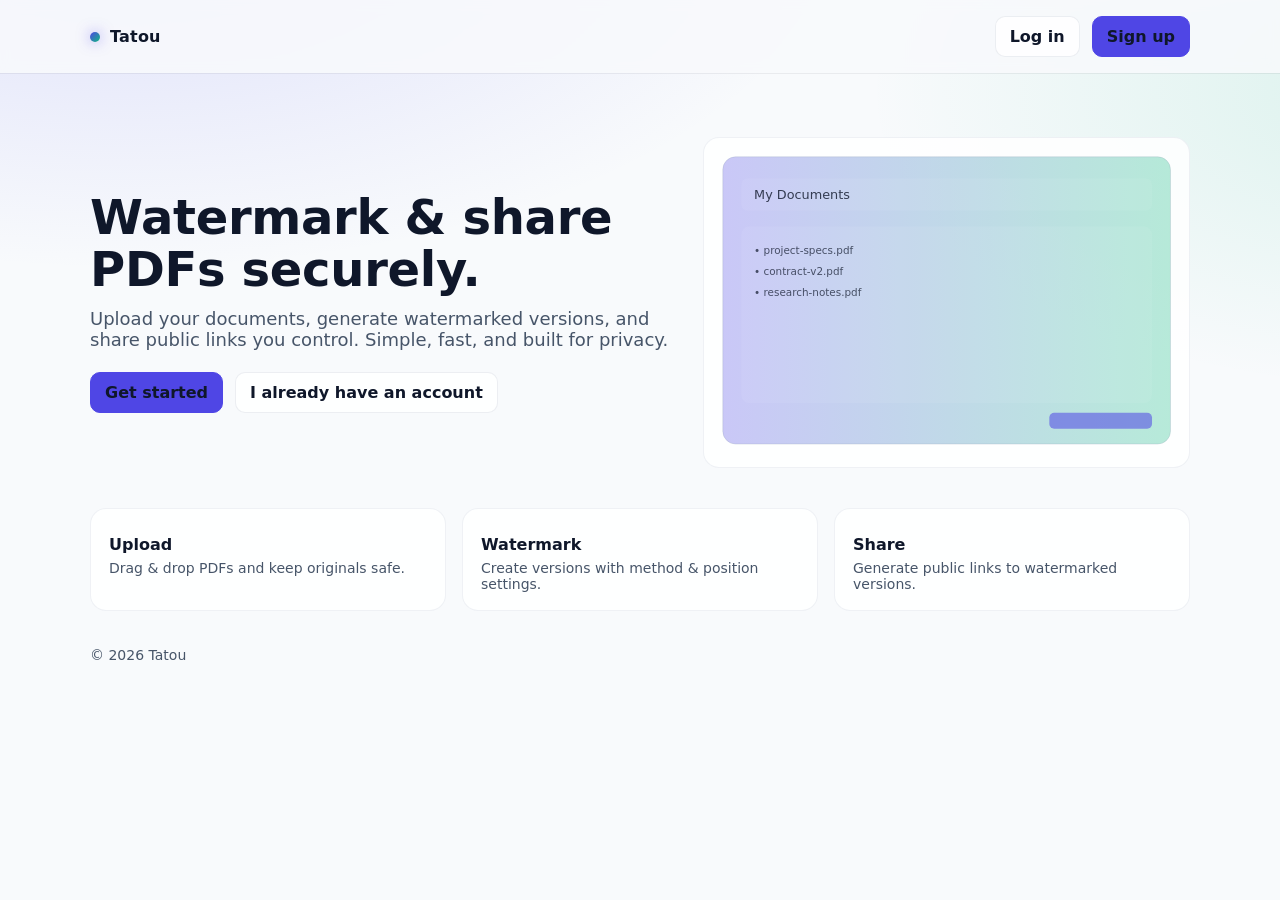
<file: server/src/static/index.html>
<!doctype html>
<html lang="en">
<head>
  <meta charset="utf-8" />
  <meta name="viewport" content="width=device-width, initial-scale=1" />
  <title>Tatou • Watermark & Share PDFs</title>
  <meta name="description" content="Upload PDFs, create watermarked versions, and share secure public links." />
  <link rel="stylesheet" href="style.css">
</head>
<body>
  <header>
    <div class="container nav">
      <a href="#" class="brand" aria-label="Tatou Home">
        <span class="brand__dot" aria-hidden="true"></span>
        <span>Tatou</span>
      </a>
      <nav class="nav__links" aria-label="Primary">
        <a class="btn" href="login.html">Log in</a>
        <a class="btn btn--primary" href="signup.html">Sign up</a>
      </nav>
    </div>
  </header>

  <main class="container">
    <section class="hero">
      <div>
        <h1>Watermark & share PDFs securely.</h1>
        <p>Upload your documents, generate watermarked versions, and share public links you control. Simple, fast, and built for privacy.</p>
        <div class="hero__cta">
          <a class="btn btn--primary" href="signup.html">Get started</a>
          <a class="btn" href="login.html">I already have an account</a>
        </div>
      </div>
      <div class="card" role="img" aria-label="App preview illustration">
        <svg viewBox="0 0 560 360" width="100%" height="auto" xmlns="http://www.w3.org/2000/svg">
          <defs>
            <linearGradient id="g" x1="0" x2="1">
              <stop offset="0%" stop-color="#4f46e5" stop-opacity=".3"/>
              <stop offset="100%" stop-color="#10b981" stop-opacity=".3"/>
            </linearGradient>
          </defs>
          <rect x="1" y="1" width="558" height="358" rx="16" fill="url(#g)" stroke="rgba(148,163,184,.35)" />
          <rect x="24" y="28" width="512" height="40" rx="8" fill="rgba(255,255,255,.06)" />
          <rect x="24" y="88" width="512" height="220" rx="10" fill="rgba(255,255,255,.06)" />
          <text x="40" y="54" font-size="16" fill="currentColor" opacity=".8">My Documents</text>
          <text x="40" y="122" font-size="13" fill="currentColor" opacity=".7">• project-specs.pdf</text>
          <text x="40" y="148" font-size="13" fill="currentColor" opacity=".7">• contract-v2.pdf</text>
          <text x="40" y="174" font-size="13" fill="currentColor" opacity=".7">• research-notes.pdf</text>
          <rect x="408" y="320" width="128" height="20" rx="6" fill="rgba(79,70,229,.55)" />
        </svg>
      </div>
    </section>

    <section class="features">
      <div class="feature card">
        <h3>Upload</h3>
        <p>Drag & drop PDFs and keep originals safe.</p>
      </div>
      <div class="feature card">
        <h3>Watermark</h3>
        <p>Create versions with method & position settings.</p>
      </div>
      <div class="feature card">
        <h3>Share</h3>
        <p>Generate public links to watermarked versions.</p>
      </div>
    </section>
  </main>

  <footer class="container">
    <span>© <span id="y"></span> Tatou</span>
  </footer>

  <script>
    // Set year; keep JS minimal.
    document.getElementById('y').textContent = new Date().getFullYear();
  </script>
</body>
</html>
</file>
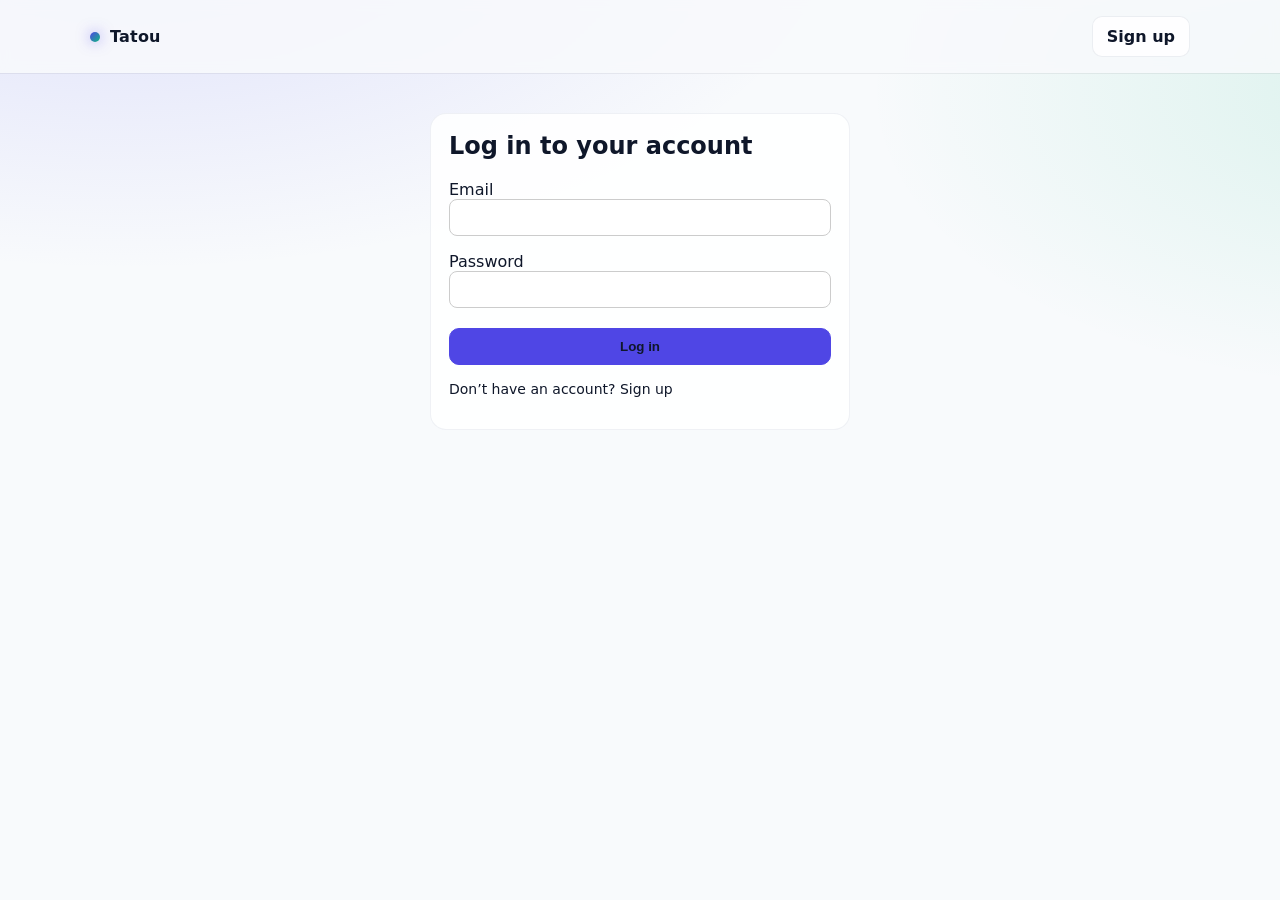
<file: server/src/static/documents.html>
<!doctype html>
<html lang="en">
<head>
  <meta charset="utf-8" />
  <meta name="viewport" content="width=device-width, initial-scale=1" />
  <title>My Documents • Tatou</title>
  <link rel="stylesheet" href="style.css">
</head>
<body>
  <header>
    <div class="container nav">
      <a href="index.html" class="brand">
        <span class="brand__dot"></span>
        <span>Tatou</span>
      </a>
      <nav class="nav__links">
        <button id="logoutBtn" class="btn" type="button">Log out</button>
      </nav>
    </div>
  </header>

  <main class="container" style="padding-bottom:40px;">
    <section class="card" style="margin:20px 0;">
      <h1 style="margin:0 0 12px;">My documents</h1>
      <div style="display:flex;gap:12px;align-items:center;flex-wrap:wrap;">
        <form id="uploadForm" enctype="multipart/form-data" style="display:flex;gap:10px;align-items:center;flex-wrap:wrap;">
          <input type="file" id="file" name="file" accept="application/pdf" required>
          <input type="text" id="name" name="name" placeholder="Document name" required>
          <button class="btn btn--primary" type="submit">Upload PDF</button>
        </form>
        <span id="status" class="muted"></span>
      </div>
    </section>

    <section class="card">
      <div style="display:flex;justify-content:space-between;align-items:center;">
        <h2 style="margin:0 0 8px;">Documents</h2>
        <button class="btn" id="refreshBtn" type="button">Refresh</button>
      </div>
      <div class="table-wrap">
        <table class="table" id="docsTable" aria-label="Your documents">
          <thead>
            <tr>
              <th style="width:80px;">ID</th>
              <th>Name</th>
              <th>Created</th>
              <th>Size</th>
              <th>SHA-256</th>
              <th>Actions</th>
            </tr>
          </thead>
          <tbody id="docsBody">
            <tr><td colspan="6" class="muted">Loading…</td></tr>
          </tbody>
        </table>
      </div>
    </section>

    <div id="modal" class="modal" hidden>
      <div class="modal__card card" role="dialog" aria-modal="true" aria-labelledby="modalTitle">
        <div style="display:flex;justify-content:space-between;align-items:center;gap:8px;">
          <h3 id="modalTitle" style="margin:0;">Details</h3>
          <button class="btn" id="modalClose" type="button">Close</button>
        </div>
        <div id="modalContent" style="margin-top:10px;"></div>
      </div>
    </div>
  </main>

  <script>
    const token = localStorage.getItem('authToken');
    if (!token) window.location.href = 'login.html';

    function apiFetch(path, options = {}) {
      const headers = new Headers(options.headers || {});
      headers.set('Authorization', 'Bearer ' + token);
      return fetch(path, { ...options, headers });
    }
    function apiFetchJSON(path, method, obj){
      return apiFetch(path, {
        method: method,
        headers: { 'Content-Type': 'application/json' },
        body: JSON.stringify(obj)
      });
    }

    let methodsCache = null;
    async function loadMethods(){
      if (methodsCache) return methodsCache;
      const r = await apiFetch('/api/get-watermarking-methods');
      if (!r.ok) throw new Error('Failed to fetch methods');
      const data = await r.json();
      methodsCache = (data.methods || []).map(m => ({ name: m.name, description: m.description }));
      return methodsCache;
    }

    const docsBody = document.getElementById('docsBody');
    const statusEl = document.getElementById('status');
    const modal = document.getElementById('modal');
    const modalContent = document.getElementById('modalContent');
    const modalTitle = document.getElementById('modalTitle');
    document.getElementById('modalClose').onclick = () => modal.hidden = true;

    function humanSize(bytes){
      const units = ['B','KB','MB','GB'];
      let i=0, n=Number(bytes)||0; while(n>=1024 && i<units.length-1){n/=1024; i++;}
      return n.toFixed(n<10 && i>0 ? 1 : 0)+' '+units[i];
    }
    function escapeHtml(str){
      return String(str ?? '').replace(/[&<>"']/g, s => ({'&':'&amp;','<':'&lt;','>':'&gt;','"':'&quot;','\'':'&#39;'}[s]));
    }
    function openModal(title, html){
      const main = document.querySelector('main');
      if (modal.parentElement !== main) main.appendChild(modal);
      modalTitle.textContent = title;
      modalContent.innerHTML = html;
      modal.hidden = false;
    }

    async function loadDocuments(){
      docsBody.innerHTML = '<tr><td colspan="6" class="muted">Loading…</td></tr>';
      try {
        const resp = await apiFetch('/api/list-documents');
        if (!resp.ok) throw new Error('HTTP '+resp.status);
        const data = await resp.json();
        const rows = (data.documents || []).map(doc => {
          const created = doc.creation ? new Date(doc.creation).toLocaleString() : '';
          return `<tr>
            <td>${doc.id}</td>
            <td>${escapeHtml(doc.name)}</td>
            <td>${created}</td>
            <td>${humanSize(doc.size)}</td>
            <td class="mono" title="${doc.sha256}">${doc.sha256?.slice(0,10)}…</td>
            <td>
              <div class="row-actions">
                <button class="btn" data-action="view" data-id="${doc.id}">View</button>
                <button class="btn" data-action="versions" data-id="${doc.id}">Versions</button>
                <button class="btn" data-action="watermark" data-id="${doc.id}">Watermark</button>
                <button class="btn" data-action="readwm" data-id="${doc.id}">Read watermark</button>
                <button class="btn" data-action="delete" data-id="${doc.id}">Delete</button>
              </div>
            </td>
          </tr>`
        }).join('');
        docsBody.innerHTML = rows || '<tr><td colspan="6" class="muted">No documents yet. Upload one above.</td></tr>';
      } catch (e) {
        docsBody.innerHTML = `<tr><td colspan="6" class="error">Failed to load: ${escapeHtml(e.message)}</td></tr>`;
      }
    }

    document.getElementById('uploadForm').addEventListener('submit', async (e) => {
      e.preventDefault();
      statusEl.textContent = 'Uploading…';
      const fd = new FormData(e.currentTarget);
      try {
        const resp = await apiFetch('/api/upload-document', { method: 'POST', body: fd });
        if (!resp.ok) {
          const err = await resp.json().catch(()=>({}));
          throw new Error(err.message || resp.statusText);
        }
        statusEl.textContent = 'Uploaded successfully';
        e.currentTarget.reset();
        await loadDocuments();
      } catch (err) {
        statusEl.textContent = 'Upload failed: ' + err.message;
      } finally {
        setTimeout(()=> statusEl.textContent = '', 3000);
      }
    });

    document.getElementById('docsTable').addEventListener('click', async (e) => {
      const btn = e.target.closest('button[data-action]');
      if (!btn) return;
      const id = btn.getAttribute('data-id');
      const action = btn.getAttribute('data-action');
      try {
        if (action === 'delete') {
          if (!confirm('Delete document #' + id + '?')) return;
          const resp = await apiFetch('/api/delete-document/' + id, { method: 'DELETE' });
          if (!resp.ok) throw new Error('HTTP ' + resp.status);
          await loadDocuments();
        }
        if (action === 'view') {
          const r = await apiFetch('/api/get-document/' + id);
          if (!r.ok) throw new Error('HTTP ' + r.status);
          const blob = await r.blob();
          const url = URL.createObjectURL(blob);
          window.open(url, '_blank');
          setTimeout(()=> URL.revokeObjectURL(url), 60_000);
        }
        if (action === 'versions') {
          const r = await apiFetch('/api/list-versions/' + id);
          if (!r.ok) throw new Error('HTTP ' + r.status);
          const data = await r.json();
          const list = (data.versions||[]).map(v => `
            <li class="list-row">
              <div>
                <div><strong>Link:</strong> <a href="api/get-version/${escapeHtml(v.link)}">${escapeHtml(v.link)}</a></div>
                <div class="muted small">Method: ${escapeHtml(v.method || '')} • Intended for: ${escapeHtml(v.intended_for || '')}</div>
              </div>
              <div class="row-actions">
                <button class="btn" data-open-version="${v.link}">Open</button>
              </div>
            </li>`).join('');
          openModal('Watermarked versions for #' + id, `<ul class="list">${list || '<li class=muted>No versions yet.</li>'}</ul>`);
        }
        if (action === 'watermark') {
          openCreateWatermarkForm(id);
        }
        if (action === 'readwm') {
          openReadWatermarkForm(id);
        }
      } catch (err) {
        alert('Action failed: ' + err.message);
      }
    });

    async function openCreateWatermarkForm(documentId){
      const methods = await loadMethods();
      const options = methods.map(m => `<option value="${escapeHtml(m.name)}">${escapeHtml(m.name)} — ${escapeHtml(m.description||'')}</option>`).join('');
      openModal('Create watermark for #' + documentId, `
        <form id="createWmForm" class="form-vertical">
          <label>Method<select name="method" required><option value="" disabled selected>Select a method</option>${options}</select></label>
          <label>Position<input name="position" placeholder="Position"></label>
          <label>Key<input name="key" placeholder="Reader key" required></label>
          <label>Secret<input name="secret" placeholder="Secret embedded in WM" required></label>
          <label>Intended for<input name="intended_for" placeholder="Recipient or purpose"></label>
          <div class="row-actions">
            <button class="btn" type="button" id="cancelCreate">Cancel</button>
            <button class="btn btn--primary" type="submit">Create</button>
          </div>
        </form>
      `);
      document.getElementById('cancelCreate').onclick = () => { modal.hidden = true; };
      document.getElementById('createWmForm').addEventListener('submit', async (e) => {
        e.preventDefault();
        const fd = new FormData(e.currentTarget);
        const payload = Object.fromEntries(fd.entries());
        try {
          const r = await apiFetchJSON(`/api/create-watermark/${documentId}`, 'POST', payload);
          if (!r.ok) throw new Error('HTTP ' + r.status);
          const data = await r.json();
          openModal('Watermark created', `<p>Version created for document <strong>#${data.documentid}</strong>.</p>
            <p><strong>Link:</strong> <code class="mono">${escapeHtml(data.link)}</code></p>
            <div class="row-actions"><button class="btn" data-open-version="${data.link}">Open version</button></div>`);
        } catch(err){
          alert('Create failed: ' + err.message);
        }
      });
    }

    async function openReadWatermarkForm(documentId){
      const methods = await loadMethods();
      const options = methods.map(m => `<option value="${escapeHtml(m.name)}">${escapeHtml(m.name)} — ${escapeHtml(m.description||'')}</option>`).join('');
      openModal('Read watermark for #' + documentId, `
        <form id="readWmForm" class="form-vertical">
          <label>Method<select name="method" required><option value="" disabled selected>Select a method</option>${options}</select></label>
          <label>Position<input name="position" placeholder="Position"></label>
          <label>Key<input name="key" placeholder="Reader key" required></label>
          <div class="row-actions">
            <button class="btn" type="button" id="cancelRead">Cancel</button>
            <button class="btn btn--primary" type="submit">Read</button>
          </div>
        </form>
      `);
      document.getElementById('cancelRead').onclick = () => { modal.hidden = true; };
      document.getElementById('readWmForm').addEventListener('submit', async (e) => {
        e.preventDefault();
        const fd = new FormData(e.currentTarget);
        const payload = Object.fromEntries(fd.entries());
        try {
          const r = await apiFetchJSON(`/api/read-watermark/${documentId}`, 'POST', payload);
          if (!r.ok) throw new Error('HTTP ' + r.status);
          const data = await r.json();
          openModal('Watermark data', `<pre class="pre">${escapeHtml(JSON.stringify(data, null, 2))}</pre>`);
        } catch(err){
          alert('Read failed: ' + err.message);
        }
      });
    }

    modal.addEventListener('click', async (e) => {
      const btn = e.target.closest('button[data-open-version]');
      if (!btn) return;
      const link = btn.getAttribute('data-open-version');
      try {
        const r = await apiFetch('/api/get-version/' + encodeURIComponent(link));
        if (!r.ok) throw new Error('HTTP ' + r.status);
        const blob = await r.blob();
        const url = URL.createObjectURL(blob);
        window.open(url, '_blank');
        setTimeout(()=> URL.revokeObjectURL(url), 60_000);
      } catch (err) {
        alert('Open failed: ' + err.message);
      }
    });

    document.getElementById('refreshBtn').onclick = loadDocuments;
    document.getElementById('logoutBtn').onclick = () => { localStorage.removeItem('authToken'); window.location.href = 'login.html'; };

    loadDocuments();
  </script>
</body>
</html>
</file>
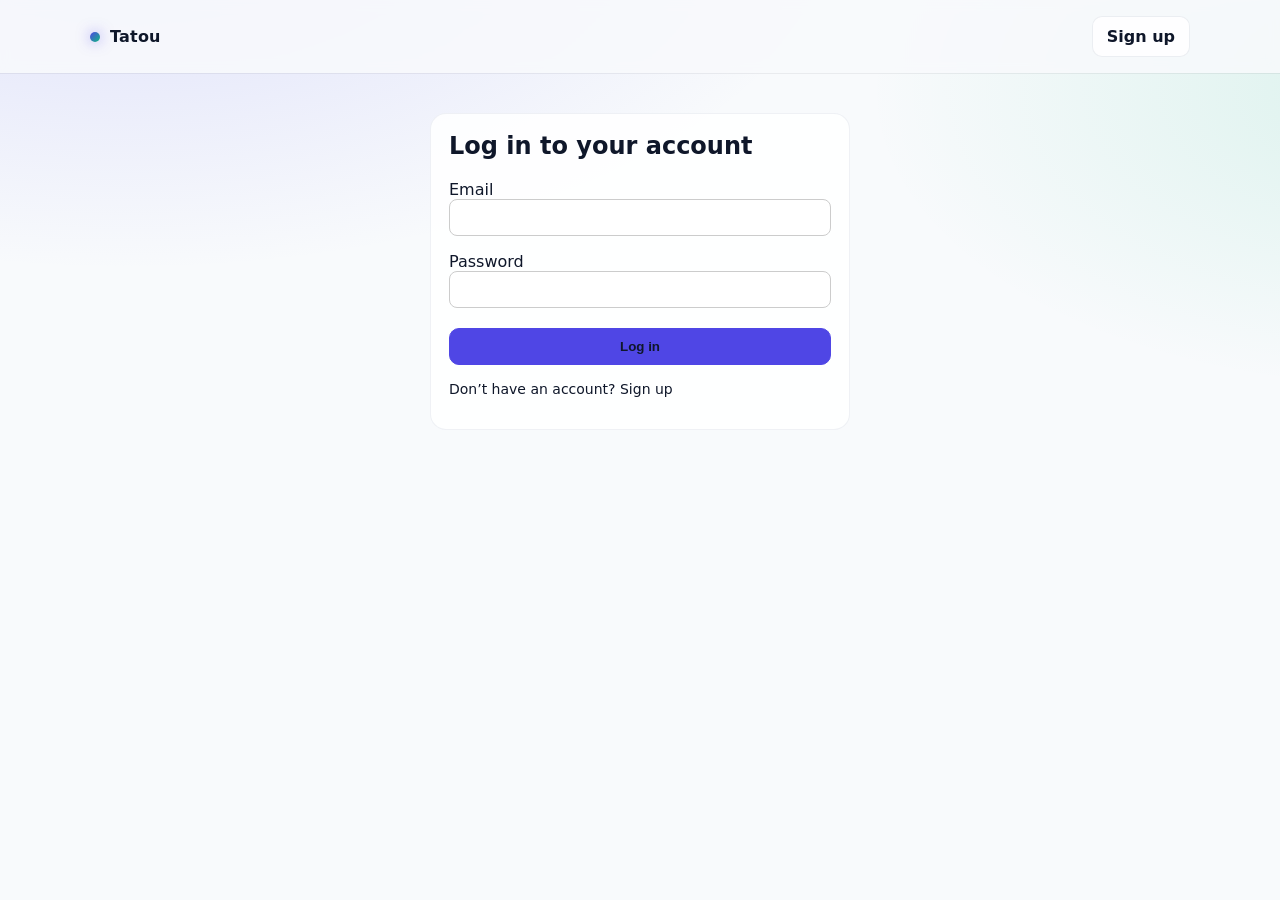
<file: server/src/static/login.html>
<!doctype html>
<html lang="en">
<head>
  <meta charset="utf-8" />
  <meta name="viewport" content="width=device-width, initial-scale=1" />
  <title>Login • Tatou</title>
  <link rel="stylesheet" href="style.css">
</head>
<body>
  <header>
    <div class="container nav">
      <a href="index.html" class="brand">
        <span class="brand__dot"></span>
        <span>Tatou</span>
      </a>
      <nav class="nav__links">
        <a class="btn" href="signup.html">Sign up</a>
      </nav>
    </div>
  </header>

  <main class="container">
    <section class="card" style="max-width:420px;margin:40px auto;">
      <h1 style="margin-top:0;">Log in to your account</h1>
      <form id="loginForm" method="post">
        <div style="margin-bottom:16px;">
          <label for="email">Email</label><br>
          <input type="email" id="email" name="email" required style="width:100%;padding:10px;border-radius:8px;border:1px solid #ccc;">
        </div>
        <div style="margin-bottom:20px;">
          <label for="password">Password</label><br>
          <input type="password" id="password" name="password" required style="width:100%;padding:10px;border-radius:8px;border:1px solid #ccc;">
        </div>
        <button class="btn btn--primary" type="submit" style="width:100%;">Log in</button>
      </form>
      <p style="margin-top:16px;font-size:14px;">Don’t have an account? <a href="signup.html">Sign up</a></p>
    </section>
  </main>

  <script>
    const form = document.getElementById('loginForm');
    form.addEventListener('submit', async (e) => {
      e.preventDefault();
      const data = {
        email: form.email.value,
        password: form.password.value
      };
      try {
        const resp = await fetch('/api/login', {
          method: 'POST',
          headers: { 'Content-Type': 'application/json' },
          body: JSON.stringify(data)
        });
        if (!resp.ok) {
          const err = await resp.json().catch(() => ({}));
          alert('Error: ' + (err.message || resp.statusText));
          return;
        }
        const result = await resp.json();
        localStorage.setItem('authToken', result.token);
        alert('Welcome back!');
        window.location.href = 'documents.html';
      } catch (err) {
        alert('Network error: ' + err.message);
      }
    });
  </script>
</body>
</html>
</file>
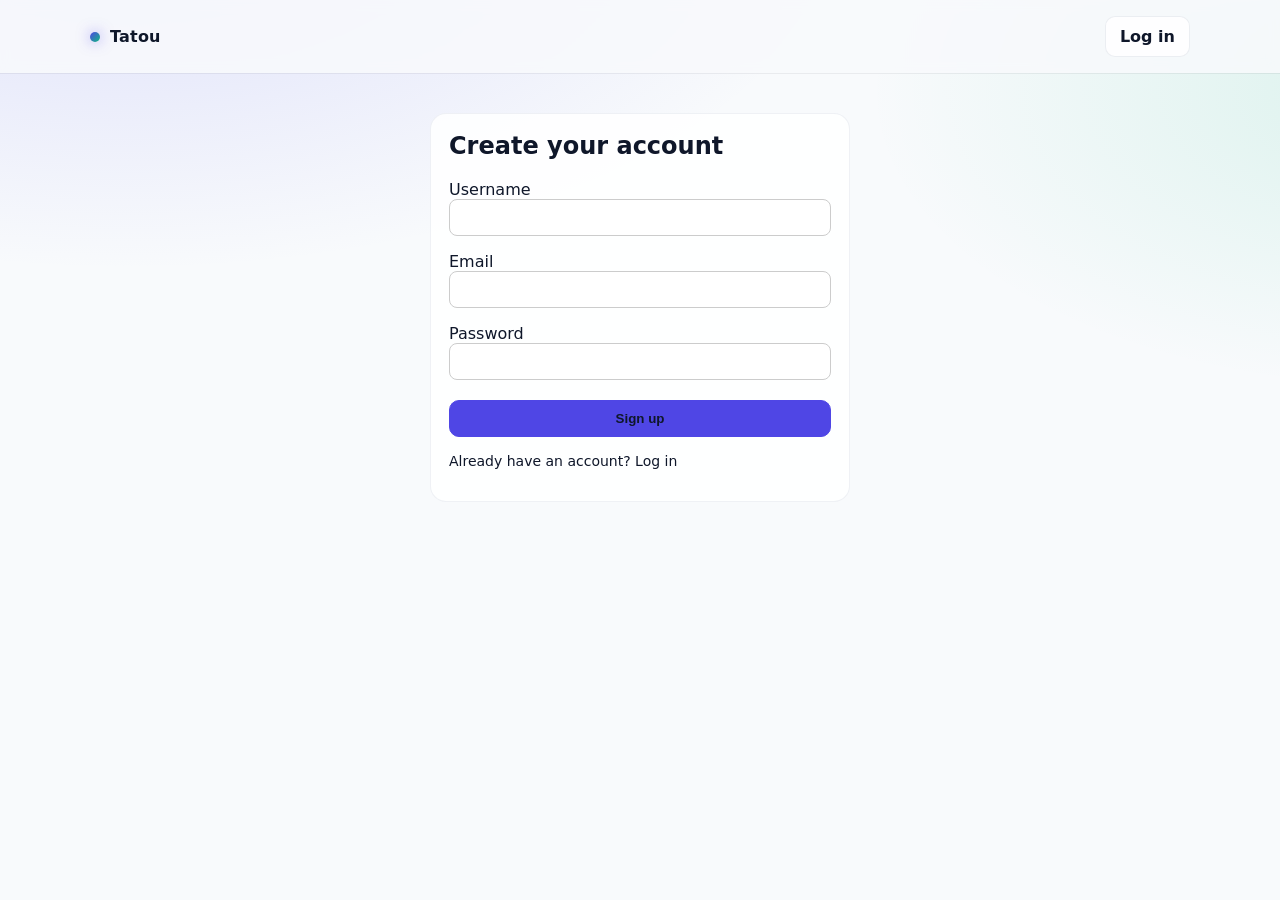
<file: server/src/static/signup.html>
<!doctype html>
<html lang="en">
<head>
  <meta charset="utf-8" />
  <meta name="viewport" content="width=device-width, initial-scale=1" />
  <title>Sign up • Tatou</title>
  <link rel="stylesheet" href="style.css">
</head>
<body>
  <header>
    <div class="container nav">
      <a href="index.html" class="brand">
        <span class="brand__dot"></span>
        <span>Tatou</span>
      </a>
      <nav class="nav__links">
        <a class="btn" href="login.html">Log in</a>
      </nav>
    </div>
  </header>

  <main class="container">
    <section class="card" style="max-width:420px;margin:40px auto;">
      <h1 style="margin-top:0;">Create your account</h1>
      <form id="signupForm" method="post">
        <div style="margin-bottom:16px;">
          <label for="login">Username</label><br>
          <input type="text" id="login" name="login" required style="width:100%;padding:10px;border-radius:8px;border:1px solid #ccc;">
        </div>
        <div style="margin-bottom:16px;">
          <label for="email">Email</label><br>
          <input type="email" id="email" name="email" required style="width:100%;padding:10px;border-radius:8px;border:1px solid #ccc;">
        </div>
        <div style="margin-bottom:20px;">
          <label for="password">Password</label><br>
          <input type="password" id="password" name="password" required style="width:100%;padding:10px;border-radius:8px;border:1px solid #ccc;">
        </div>
        <button class="btn btn--primary" type="submit" style="width:100%;">Sign up</button>
      </form>
      <p style="margin-top:16px;font-size:14px;">Already have an account? <a href="login.html">Log in</a></p>
    </section>
  </main>

  <script>
    const form = document.getElementById('signupForm');
    form.addEventListener('submit', async (e) => {
      e.preventDefault();
      const data = {
        login: form.login.value,
        email: form.email.value,
        password: form.password.value
      };
      try {
        const resp = await fetch('/api/create-user', {
          method: 'POST',
          headers: { 'Content-Type': 'application/json' },
          body: JSON.stringify(data)
        });
        if (!resp.ok) {
          const err = await resp.json().catch(() => ({}));
          alert('Error: ' + (err.message || resp.statusText));
          return;
        }
        const result = await resp.json();
        alert('Account created! Welcome ' + result.login);
        window.location.href = 'login.html';
      } catch (err) {
        alert('Network error: ' + err.message);
      }
    });
  </script>
</body>
</html>
</file>
<file: server/src/static/style.css>
:root {
      --bg: #0f172a;        /* slate-900 */
      --panel: #111827;     /* gray-900 */
      --muted: #94a3b8;     /* slate-400 */
      --text: #e5e7eb;      /* gray-200 */
      --brand: #4f46e5;     /* indigo-600 */
      --brand-600: #4338ca;
      --ring: 0 0 0 3px rgba(79,70,229,.35);
      --radius: 16px;
    }
    @media (prefers-color-scheme: light) {
      :root { --bg: #f8fafc; --panel:#ffffff; --text:#0f172a; --muted:#475569; }
      header { box-shadow: 0 1px 0 rgba(2,6,23,.06); }
    }
    * { box-sizing: border-box; }
    html, body { height: 100%; }
    body {
      margin: 0; font-family: ui-sans-serif, system-ui, -apple-system, Segoe UI, Roboto, Ubuntu, Cantarell, Noto Sans, Arial, "Apple Color Emoji", "Segoe UI Emoji";
      background: radial-gradient(1200px 600px at 10% -10%, rgba(99,102,241,.18), transparent 60%),
                  radial-gradient(900px 500px at 110% 10%, rgba(16,185,129,.12), transparent 60%), var(--bg);
      color: var(--text);
      display: flex; flex-direction: column;
    }
    a { color: inherit; text-decoration: none; }
    .container { width: min(1100px, 92%); margin: 0 auto; }

    /* Header */
    header { position: sticky; top: 0; backdrop-filter: saturate(150%) blur(6px); background: color-mix(in oklab, var(--bg) 86%, transparent); z-index: 10; }
    .nav { display: flex; align-items: center; justify-content: space-between; padding: 16px 0; }
    .brand { display: inline-flex; align-items: center; gap: 10px; font-weight: 700; letter-spacing: .2px; }
    .brand__dot { width: 10px; height: 10px; border-radius: 999px; background: linear-gradient(135deg, var(--brand), #10b981); box-shadow: 0 0 14px rgba(79,70,229,.55); }
    .nav__links { display: flex; align-items: center; gap: 12px; }
    .btn { display: inline-flex; align-items: center; justify-content: center; gap: 8px; padding: 10px 14px; border-radius: 10px; border: 1px solid rgba(148,163,184,.18); background: color-mix(in oklab, var(--panel) 86%, transparent); color: var(--text); font-weight: 600; }
    .btn:hover { border-color: rgba(148,163,184,.4); transform: translateY(-1px); transition: .15s ease; }
    .btn--primary { background: var(--brand); border-color: var(--brand); }
    .btn--primary:hover { background: var(--brand-600); box-shadow: var(--ring); }

    /* Hero */
    .hero { display: grid; grid-template-columns: 1.2fr 1fr; gap: 28px; align-items: center; padding: 64px 0 40px; }
    .hero h1 { font-size: clamp(28px, 4vw, 48px); line-height: 1.08; margin: 0 0 12px; letter-spacing: -.3px; }
    .hero p { color: var(--muted); font-size: clamp(14px, 1.8vw, 18px); margin: 0 0 22px; }
    .hero__cta { display: flex; gap: 12px; flex-wrap: wrap; }

    .card {
      background: color-mix(in oklab, var(--panel) 86%, transparent);
      border: 1px solid rgba(148,163,184,.15);
      padding: 18px;
      border-radius: var(--radius);
    }

    .features { display: grid; grid-template-columns: repeat(3, 1fr); gap: 16px; }
    .feature h3 { margin: 8px 0 6px; font-size: 16px; }
    .feature p { margin: 0; color: var(--muted); font-size: 14px; }

    /* Footer */
    footer { padding: 36px 0; color: var(--muted); font-size: 14px; }

    /* Responsive */
    @media (max-width: 860px) {
      .hero { grid-template-columns: 1fr; padding-top: 40px; }
      .features { grid-template-columns: 1fr; }
    }
    
    /* Forms */
.form-vertical { display:block; width:100%; }
.form-vertical label { display:block; font-size:14px; font-weight:500; margin:10px 0 4px; }
.form-vertical input, form select, form textarea { width:100%; padding:10px; border-radius:6px; border:1px solid #cbd5e1; font-size:14px; }
.form-vertical input:focus, form select:focus, form textarea:focus { outline:none; border-color:#4f46e5; box-shadow:0 0 0 2px rgba(79,70,229,0.25); }
.form-vertical button { margin-top:12px; }


/* Utility for grouping inputs */
.form-grid { display:flex; flex-direction:column; gap:12px; }
</file>
